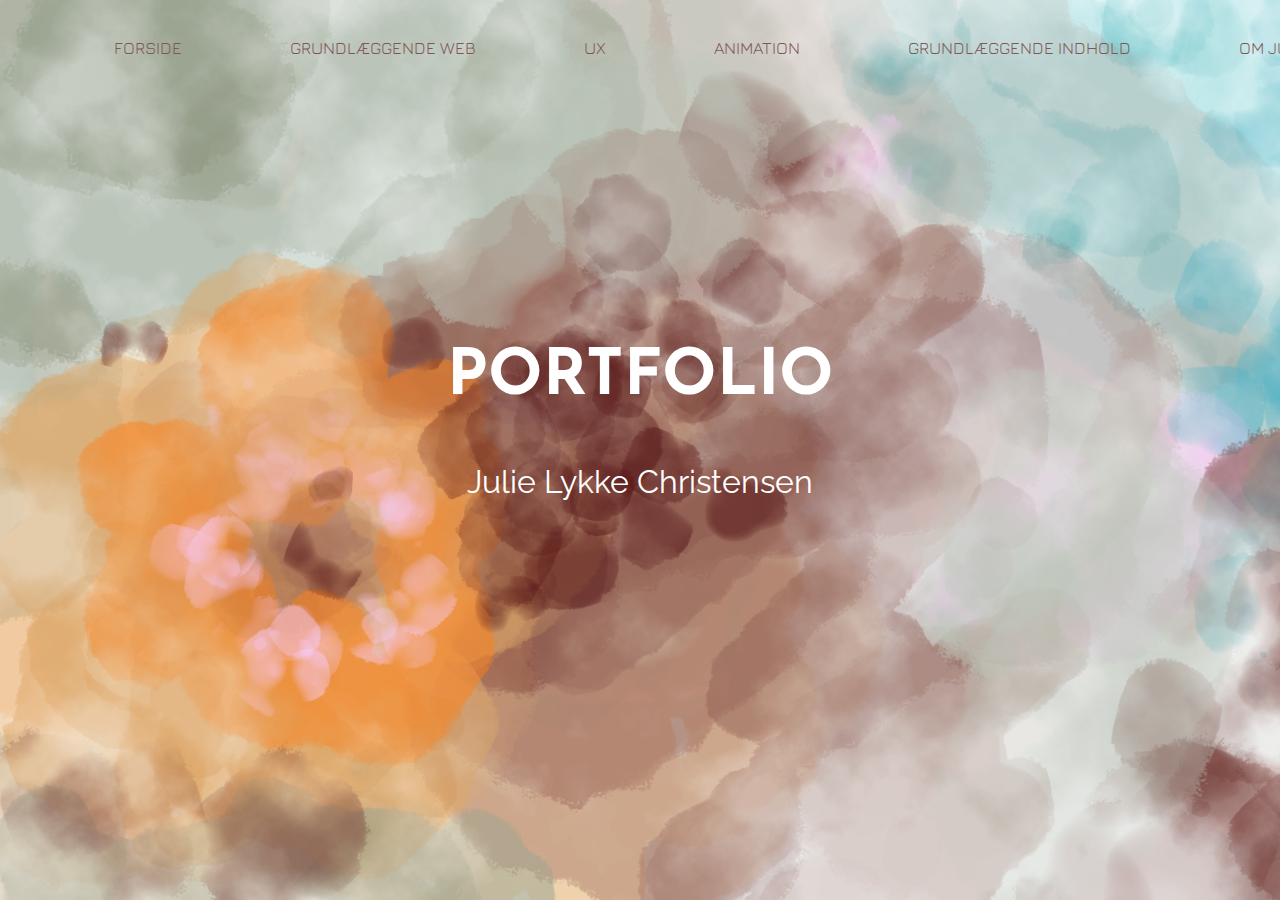
<file: index.html>
<!DOCTYPE html>
<html lang="da">

<head>
    <meta charset="utf-8">
    <meta name="viewport" content="width=device-width, initial-scale=1.0">
    <title>Portfolio Eksamen</title>
    <link rel="stylesheet" href="style.css">
    <link rel="preconnect" href="https://fonts.gstatic.com">
    <link href="https://fonts.googleapis.com/css2?family=Antic&family=Josefin+Sans&family=Jura:wght@700&display=swap" rel="stylesheet">
    <link rel="preconnect" href="https://fonts.gstatic.com">
    <link href="https://fonts.googleapis.com/css2?family=Abel&display=swap" rel="stylesheet">
    <link rel="preconnect" href="https://fonts.gstatic.com">
    <link href="https://fonts.googleapis.com/css2?family=Mulish:wght@500&family=Raleway:wght@200&display=swap" rel="stylesheet">
</head>

<body>
    <header>
        <nav>
            <div id="menuknap" onclick="burgerMenu(this)">
                <div class="bar1"></div>
                <div class="bar2"></div>
                <div class="bar3"></div>
            </div>
            <ul id="menuItems" class="hidden" onclick="zIndex()">
                <li><a href="index.html">Forside</a></li>
                <li><a href="web.html">Grundlæggende web</a></li>
                <li><a href="UX.html">UX</a></li>
                <li><a href="animation.html">Animation</a></li>
                <li><a href="gi.html">Grundlæggende indhold</a></li>
                <li><a href="om_mig.html">Om Julie</a></li>
            </ul>
        </nav>
    </header>

    <section id="first_sectionlanding">

        <div class="section_wrapper">
            <h1>PORTFOLIO</h1>
            <p id="forsidetekst">Julie Lykke Christensen</p>
        </div>
    </section>

    <script src="script.js"></script>
</body></html>
</file>
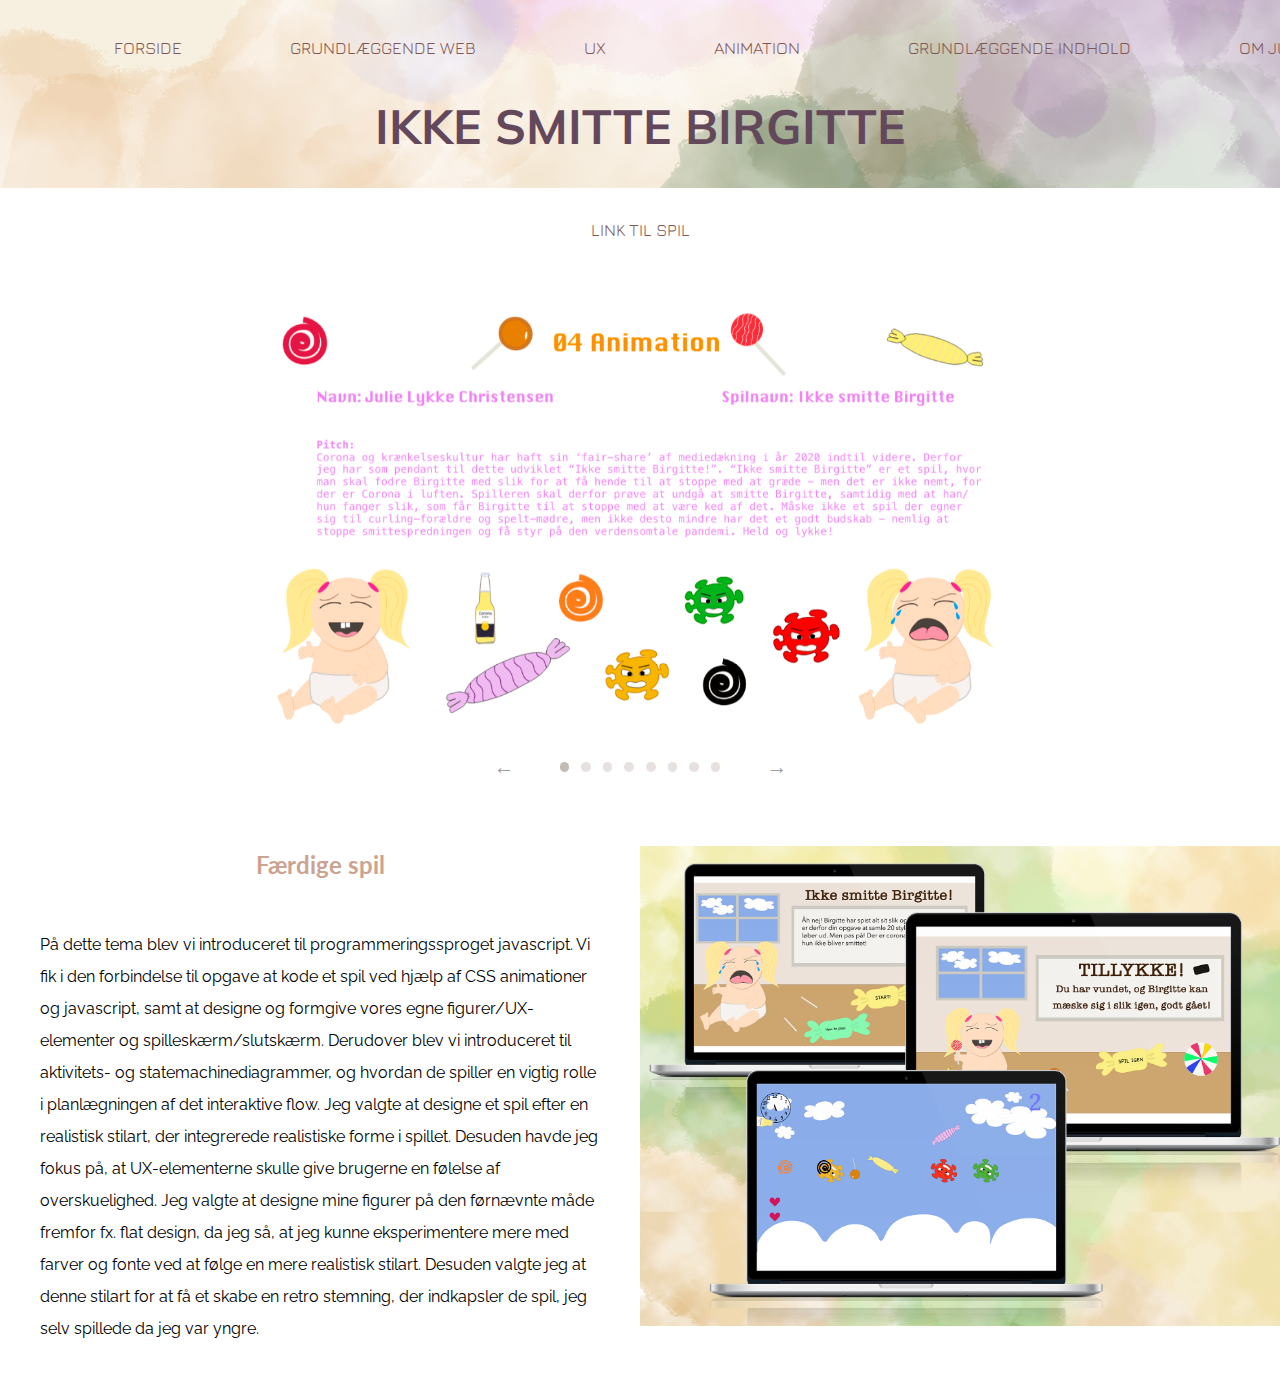
<file: animation.html>
<!DOCTYPE html>
<html lang="da">

<head>
    <meta charset="utf-8">
    <meta name="viewport" content="width=device-width, initial-scale=1.0">
    <title>Animation</title>
    <link rel="stylesheet" href="style.css">
    <link rel="preconnect" href="https://fonts.gstatic.com">
    <link href="https://fonts.googleapis.com/css2?family=Antic&family=Josefin+Sans&family=Jura:wght@700&display=swap" rel="stylesheet">
    <link rel="preconnect" href="https://fonts.gstatic.com">
    <link href="https://fonts.googleapis.com/css2?family=Abel&display=swap" rel="stylesheet">
    <link rel="preconnect" href="https://fonts.gstatic.com">
    <link href="https://fonts.googleapis.com/css2?family=Mulish:wght@500&family=Raleway:wght@200&display=swap" rel="stylesheet">
    <link rel="preconnect" href="https://fonts.gstatic.com">
    <link href="https://fonts.googleapis.com/css2?family=Lato:wght@300&display=swap" rel="stylesheet">
</head>

<body>
    <header>
        <nav>
            <div id="menuknap" onclick="burgerMenu(this)">
                <div class="bar1"></div>
                <div class="bar2"></div>
                <div class="bar3"></div>
            </div>
            <ul id="menuItems" class="hidden" onclick="zIndex()">
                <li><a href="index.html">Forside</a></li>
                <li><a href="web.html">Grundlæggende web</a></li>
                <li><a href="UX.html">UX</a></li>
                <li><a href="animation.html">Animation</a></li>
                <li><a href="gi.html">Grundlæggende indhold</a></li>
                <li><a href="om_mig.html">Om Julie</a></li>
            </ul>
        </nav>
    </header>
    <h2 id="animationoverskrift">IKKE SMITTE BIRGITTE</h2>
    <main>
        <section id="firstani_section">
            <a id="link" href="http://julielykkechristensen.dk/kea/04_animation/spil/index.html" target="_blank" rel="noopener noreferrer">Link til spil</a>
        </section>

        <section id="secondani_section">

            <div class="row">
                <div id="galleri">

                    <img id="image1" class="imgSlide" src="animationbilleder/asset1.png" alt="">
                    <img id="image2" class="imgSlide" src="animationbilleder/asset2.png" alt="">
                    <img id="image3" class="imgSlide" src="animationbilleder/asset3.png" alt="">
                    <img id="image4" class="imgSlide" src="animationbilleder/asset4.png" alt="">
                    <img id="image5" class="imgSlide" src="animationbilleder/asset5.png" alt="">
                    <img id="image6" class="imgSlide" src="animationbilleder/asset6.png" alt="">
                    <img id="image7" class="imgSlide" src="animationbilleder/asset7.png" alt="">
                    <img id="image8" class="imgSlide" src="animationbilleder/asset8.png" alt="">
                </div>

                <div id="imageControls">
                    <div id="prev_button" class="button"> &larr; </div>
                    <div id="dot1" class="dot activeDot"></div>
                    <div id="dot2" class="dot"></div>
                    <div id="dot3" class="dot"></div>
                    <div id="dot4" class="dot"></div>
                    <div id="dot5" class="dot"></div>
                    <div id="dot6" class="dot"></div>
                    <div id="dot7" class="dot"></div>
                    <div id="dot8" class="dot"></div>
                    <div id="next_button" class="button"> &rarr; </div>
                </div>
            </div>
        </section>

        <section id="thirdani_section">
            <div class="anitekst">
                <h3>Færdige spil</h3>
                <p>På dette tema blev vi introduceret til programmeringssproget javascript. Vi fik i den forbindelse til opgave at kode et spil ved hjælp af CSS animationer og javascript, samt at designe og formgive vores egne figurer/UX-elementer og spilleskærm/slutskærm. Derudover blev vi introduceret til aktivitets- og statemachinediagrammer, og hvordan de spiller en vigtig rolle i planlægningen af det interaktive flow. Jeg valgte at designe et spil efter en realistisk stilart, der integrerede realistiske forme i spillet. Desuden havde jeg fokus på, at UX-elementerne skulle give brugerne en følelse af overskuelighed. Jeg valgte at designe mine figurer på den førnævnte måde fremfor fx. flat design, da jeg så, at jeg kunne eksperimentere mere med farver og fonte ved at følge en mere realistisk stilart. Desuden valgte jeg at denne stilart for at få et skabe en retro stemning, der indkapsler de spil, jeg selv spillede da jeg var yngre.</p>
            </div>
            <div><img id="image" src="animationbilleder/trecoms.png" alt="computers"></div>
        </section>
    </main>

    <script src="script.js"></script>
    <script src="anigalleri.js"></script>
</body></html>
</file>
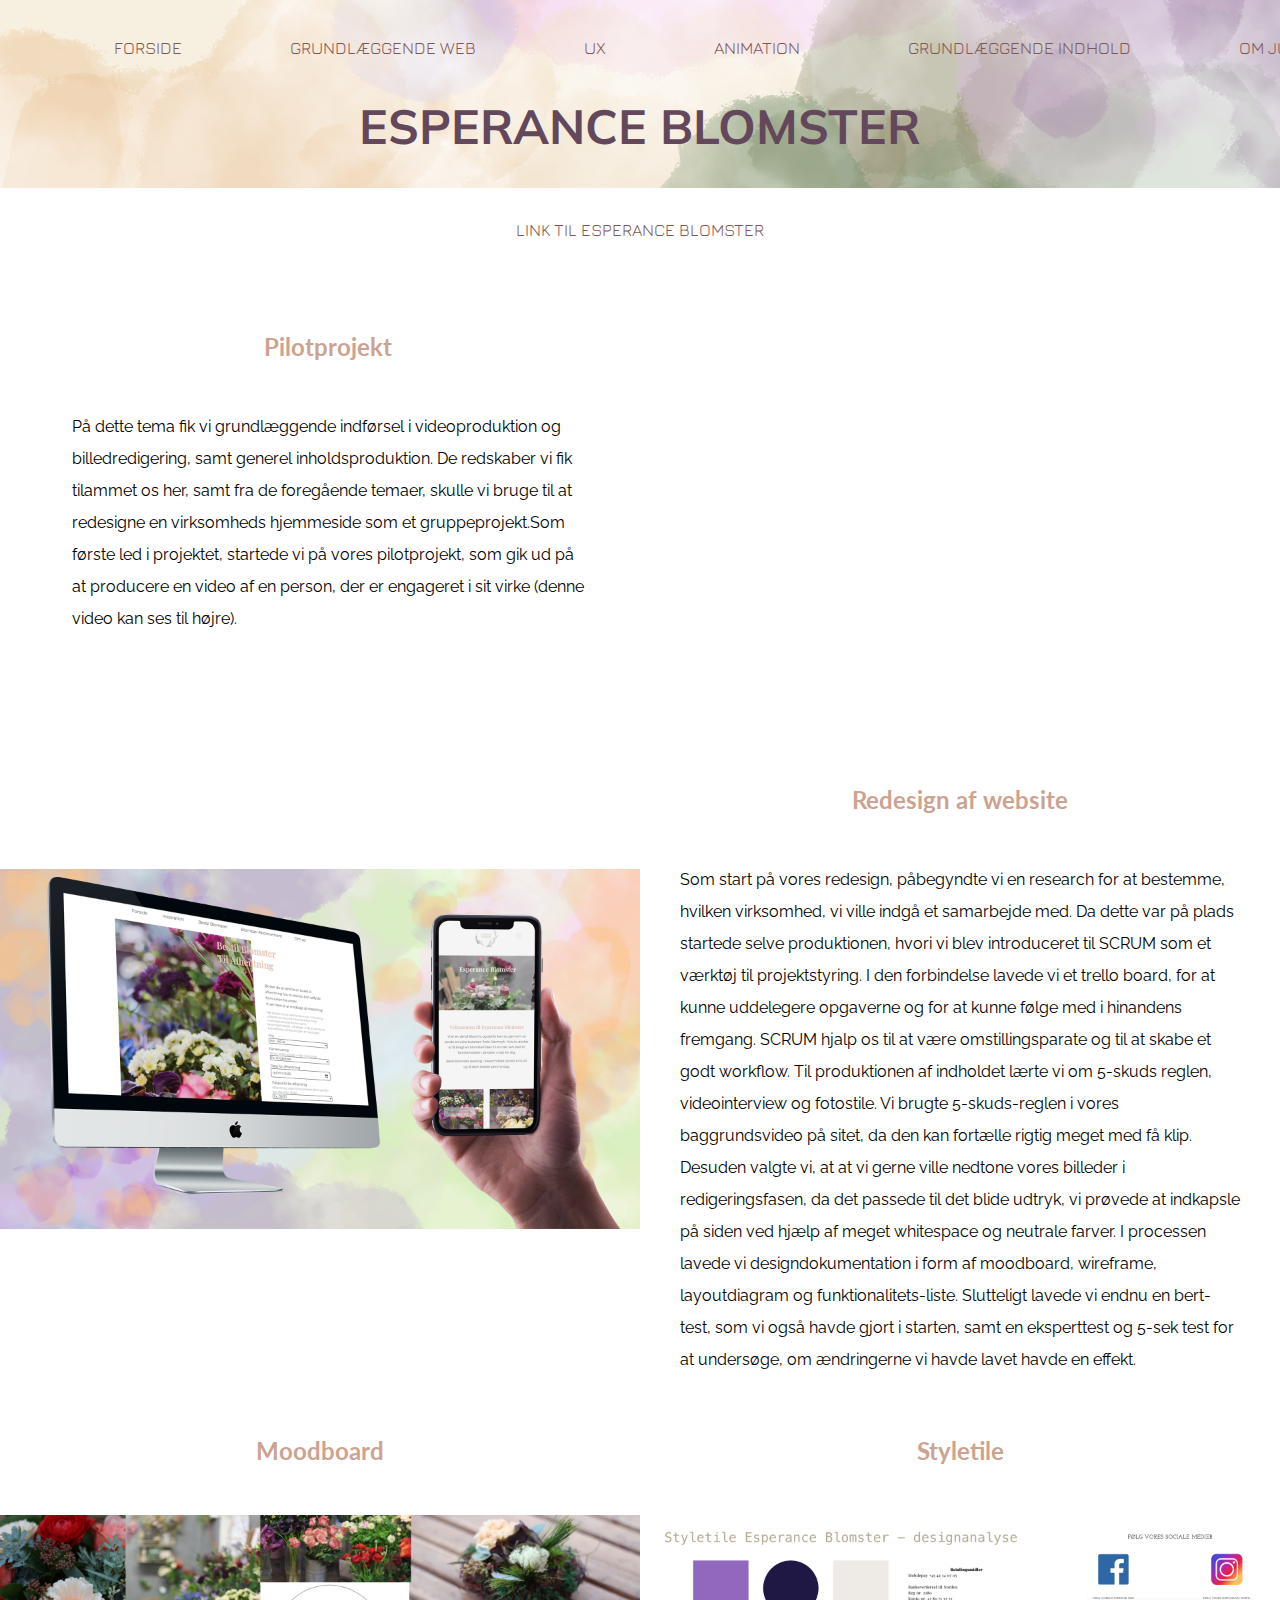
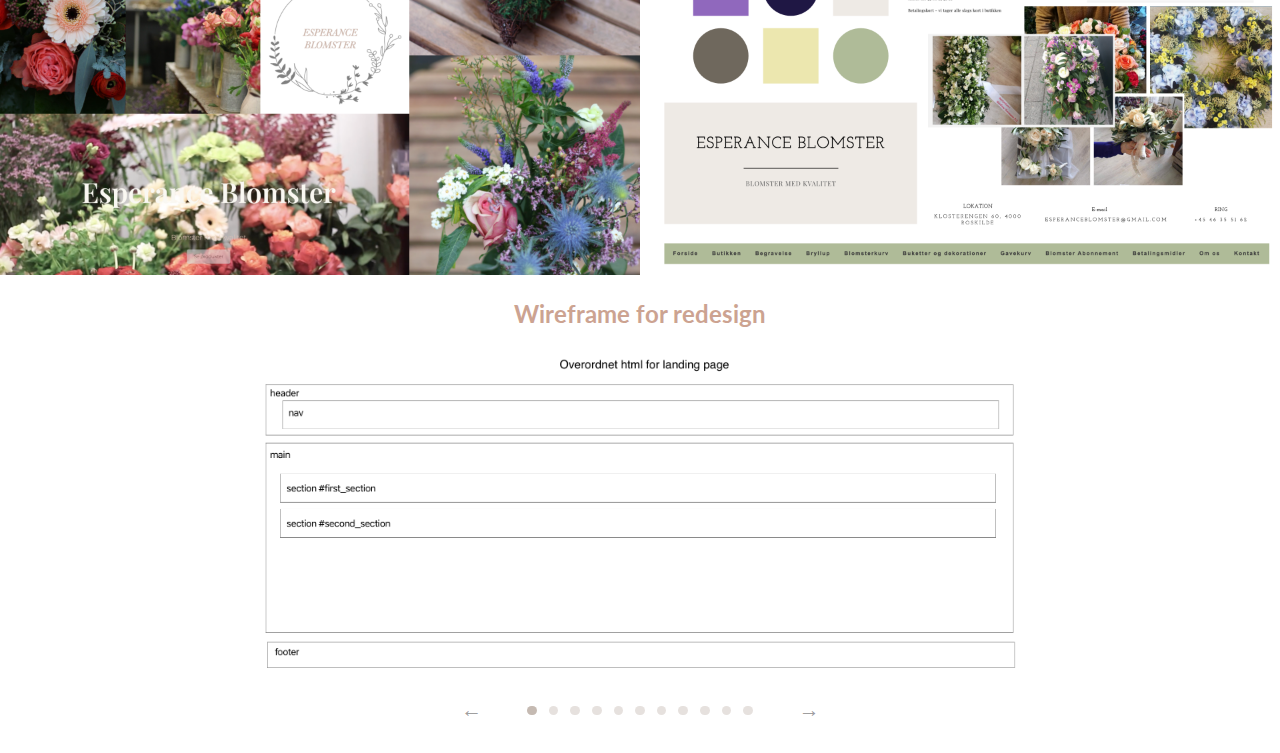
<file: gi.html>
<!DOCTYPE html>
<html lang="da">

<head>
    <meta charset="utf-8">
    <meta name="viewport" content="width=device-width, initial-scale=1.0">
    <title>Grundlæggende inhold</title>
    <link rel="stylesheet" href="style.css">
    <link rel="preconnect" href="https://fonts.gstatic.com">
    <link href="https://fonts.googleapis.com/css2?family=Antic&family=Josefin+Sans&family=Jura:wght@700&display=swap" rel="stylesheet">
    <link rel="preconnect" href="https://fonts.gstatic.com">
    <link href="https://fonts.googleapis.com/css2?family=Abel&display=swap" rel="stylesheet">
    <link rel="preconnect" href="https://fonts.gstatic.com">
    <link href="https://fonts.googleapis.com/css2?family=Mulish:wght@500&family=Raleway:wght@200&display=swap" rel="stylesheet">
    <link rel="preconnect" href="https://fonts.gstatic.com">
    <link href="https://fonts.googleapis.com/css2?family=Lato:wght@300&display=swap" rel="stylesheet">

</head>

<body>
    <header>
        <nav>
            <div id="menuknap" onclick="burgerMenu(this)">
                <div class="bar1"></div>
                <div class="bar2"></div>
                <div class="bar3"></div>
            </div>
            <ul id="menuItems" class="hidden" onclick="zIndex()">
                <li><a href="index.html">Forside</a></li>
                <li><a href="web.html">Grundlæggende web</a></li>
                <li><a href="UX.html">UX</a></li>
                <li><a href="animation.html">Animation</a></li>
                <li><a href="gi.html">Grundlæggende indhold</a></li>
                <li><a href="om_mig.html">Om Julie</a></li>
            </ul>
        </nav>
    </header>
    <h2 id="gioverskrift">ESPERANCE BLOMSTER</h2>
    <main>
        <section id="firstgi_section">
            <a id="link" href="https://esperanceblomster.netlify.app/index.html" target="_blank" rel="noopener noreferrer">Link til Esperance Blomster</a>
        </section>

        <!--        <h3>Pilotprojekt</h3>-->

        <section id="secondgi_section">

            <div class="gitext">
                <h3>Pilotprojekt</h3>
                <p>På dette tema fik vi grundlæggende indførsel i videoproduktion og billedredigering, samt generel inholdsproduktion. De redskaber vi fik tilammet os her, samt fra de foregående temaer, skulle vi bruge til at redesigne en virksomheds hjemmeside som et gruppeprojekt.Som første led i projektet, startede vi på vores pilotprojekt, som gik ud på at producere en video af en person, der er engageret i sit virke (denne video kan ses til højre). </p>
            </div>
            <div class="video">
                <iframe width="560" height="315" src="https://www.youtube.com/embed/XBEiJvz_O6Q" frameborder="0" allow="accelerometer; autoplay; clipboard-write; encrypted-media; gyroscope; picture-in-picture" allowfullscreen></iframe>
            </div>
        </section>

        <section id="thirdgi_section">
            <div id="gibilleder">
                <img id="image" src="indholdbilleder/gisammen.png" alt="prototype">
                <!--            <img id="image" src="/indholdbilleder/mockupskaerm.jpg">-->
            </div>
            <div>
                <h3>Redesign af website</h3>
                <p>Som start på vores redesign, påbegyndte vi en research for at bestemme, hvilken virksomhed, vi ville indgå et samarbejde med. Da dette var på plads startede selve produktionen, hvori vi blev introduceret til SCRUM som et værktøj til projektstyring. I den forbindelse lavede vi et trello board, for at kunne uddelegere opgaverne og for at kunne følge med i hinandens fremgang. SCRUM hjalp os til at være omstillingsparate og til at skabe et godt workflow. Til produktionen af indholdet lærte vi om 5-skuds reglen, videointerview og fotostile. Vi brugte 5-skuds-reglen i vores baggrundsvideo på sitet, da den kan fortælle rigtig meget med få klip. Desuden valgte vi, at at vi gerne ville nedtone vores billeder i redigeringsfasen, da det passede til det blide udtryk, vi prøvede at indkapsle på siden ved hjælp af meget whitespace og neutrale farver. I processen lavede vi designdokumentation i form af moodboard, wireframe, layoutdiagram og funktionalitets-liste. Slutteligt lavede vi endnu en bert-test, som vi også havde gjort i starten, samt en eksperttest og 5-sek test for at undersøge, om ændringerne vi havde lavet havde en effekt. </p>
            </div>
        </section>
        <section id="fourthgi_section">
            <div>
                <h3>Moodboard</h3>
                <img id="image" src="indholdbilleder/moodboard.png" alt="moodboard">
            </div>
            <div>
                <h3>Styletile</h3>
                <img id="image" src="indholdbilleder/styletile.png" alt="styletile">
            </div>
        </section>

        <section id="fifthgi_section">
            <h3>Wireframe for redesign</h3>
            <div class="row">
                <div id="galleri">

                    <img id="image1" class="imgSlide" src="indholdbilleder/Wireframe/Landingpage.png" alt="">
                    <img id="image2" class="imgSlide" src="indholdbilleder/Wireframe/first_sectionlandingpage.png" alt="">
                    <img id="image3" class="imgSlide" src="indholdbilleder/Wireframe/second_sectionlanding.png" alt="">
                    <img id="image4" class="imgSlide" src="indholdbilleder/Wireframe/Produkter.png" alt="">
                    <img id="image5" class="imgSlide" src="indholdbilleder/Wireframe/first_sectionprodukter.png" alt="">
                    <img id="image6" class="imgSlide" src="indholdbilleder/Wireframe/second_sectionprodukter.png" alt="">
                    <img id="image7" class="imgSlide" src="indholdbilleder/Wireframe/Produktside.png" alt="">
                    <img id="image8" class="imgSlide" src="indholdbilleder/Wireframe/first_sectionproduktsider.png" alt="">
                    <img id="image9" class="imgSlide" src="indholdbilleder/Wireframe/second_sectionproduktsider.png" alt="">
                    <img id="image10" class="imgSlide" src="indholdbilleder/Wireframe/bbosab.png" alt="">
                    <img id="image11" class="imgSlide" src="indholdbilleder/Wireframe/first_sectionbbosab.png" alt="">
                </div>

                <div id="imageControls">
                    <div id="prev_button" class="button"> &larr; </div>
                    <div id="dot1" class="dot activeDot"></div>
                    <div id="dot2" class="dot"></div>
                    <div id="dot3" class="dot"></div>
                    <div id="dot4" class="dot"></div>
                    <div id="dot5" class="dot"></div>
                    <div id="dot6" class="dot"></div>
                    <div id="dot7" class="dot"></div>
                    <div id="dot8" class="dot"></div>
                    <div id="dot9" class="dot"></div>
                    <div id="dot10" class="dot"></div>
                    <div id="dot11" class="dot"></div>
                    <div id="next_button" class="button"> &rarr; </div>
                </div>
            </div>
        </section>
    </main>
    <script src="script.js"></script>
    <script src="gigalleri.js"></script>
</body></html>
</file>
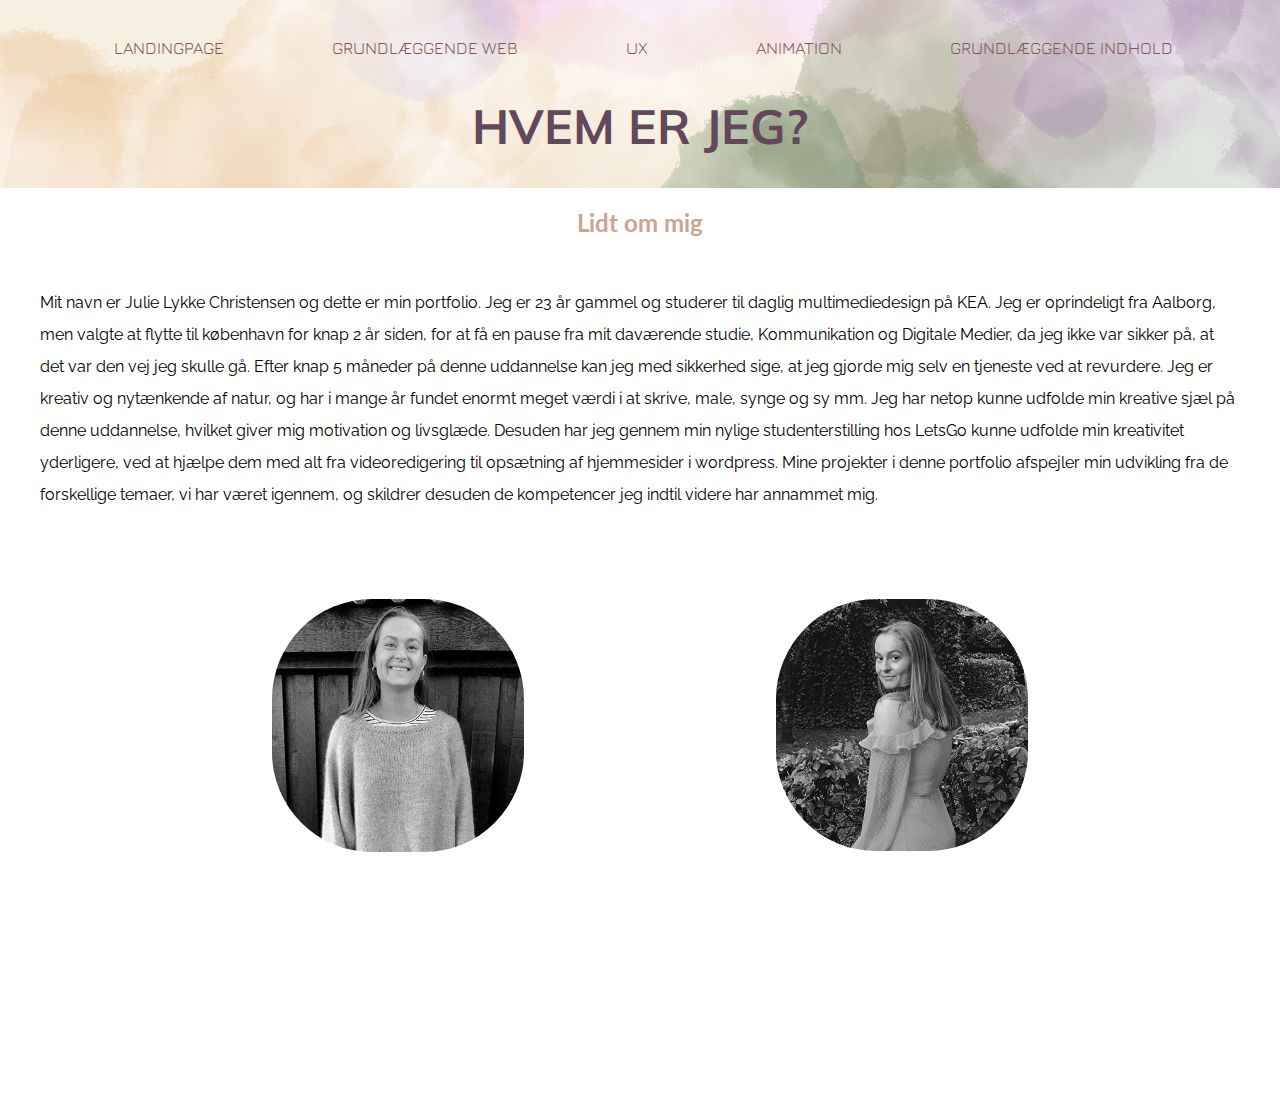
<file: om_mig.html>
<!DOCTYPE html>
<html lang="">

<head>
    <meta charset="utf-8">
    <meta name="viewport" content="width=device-width, initial-scale=1.0">
    <title>Om mig</title>
    <link rel="stylesheet" href="style.css">
    <link rel="preconnect" href="https://fonts.gstatic.com">
    <link href="https://fonts.googleapis.com/css2?family=Antic&family=Josefin+Sans&family=Jura:wght@700&display=swap" rel="stylesheet">
    <link rel="preconnect" href="https://fonts.gstatic.com">
    <link href="https://fonts.googleapis.com/css2?family=Abel&display=swap" rel="stylesheet">
    <link rel="preconnect" href="https://fonts.gstatic.com">
    <link href="https://fonts.googleapis.com/css2?family=Mulish:wght@500&family=Raleway:wght@200&display=swap" rel="stylesheet">
    <link rel="preconnect" href="https://fonts.gstatic.com">
    <link href="https://fonts.googleapis.com/css2?family=Lato:wght@300&display=swap" rel="stylesheet">
</head>

<body>
    <header>
        <nav>
            <div id="menuknap" onclick="burgerMenu(this)">
                <div class="bar1"></div>
                <div class="bar2"></div>
                <div class="bar3"></div>
            </div>
            <ul id="menuItems" class="hidden" onclick="zIndex()">
                <li><a href="index.html">Landingpage</a></li>
                <li><a href="web.html">Grundlæggende web</a></li>
                <li><a href="UX.html">UX</a></li>
                <li><a href="animation.html">Animation</a></li>
                <li><a href="gi.html">Grundlæggende indhold</a></li>
                <li><a href="om_mig.html">Om Julie</a></li>
            </ul>
        </nav>
    </header>

    <h2 id="ommigoverskrift">HVEM ER JEG?</h2>
    <main>
        <section id="secondsection_julie">
            <div class="section_wrapper">
                <div class="om_mig">
                    <h3>Lidt om mig</h3>
                    <p>Mit navn er Julie Lykke Christensen og dette er min portfolio. Jeg er 23 år gammel og studerer til daglig multimediedesign på KEA. Jeg er oprindeligt fra Aalborg, men valgte at flytte til københavn for knap 2 år siden, for at få en pause fra mit daværende studie, Kommunikation og Digitale Medier, da jeg ikke var sikker på, at det var den vej jeg skulle gå. Efter knap 5 måneder på denne uddannelse kan jeg med sikkerhed sige, at jeg gjorde mig selv en tjeneste ved at revurdere. Jeg er kreativ og nytænkende af natur, og har i mange år fundet enormt meget værdi i at skrive, male, synge og sy mm. Jeg har netop kunne udfolde min kreative sjæl på denne uddannelse, hvilket giver mig motivation og livsglæde. Desuden har jeg gennem min nylige studenterstilling hos LetsGo kunne udfolde min kreativitet yderligere, ved at hjælpe dem med alt fra videoredigering til opsætning af hjemmesider i wordpress. Mine projekter i denne portfolio afspejler min udvikling fra de forskellige temaer, vi har været igennem, og skildrer desuden de kompetencer jeg indtil videre har annammet mig. </p>
                </div>
                <div class="billeder">
                    <img id="image15" src="migbilleder/mig1.jpg" class="juliebillede1" alt="julie">
                    <img id="image15" src="migbilleder/mig2.jpg" class="juliebillede2" alt="juliesmiler">
                </div>

            </div>
        </section>
    </main>
    <script src="script.js"></script>
</body></html>
</file>
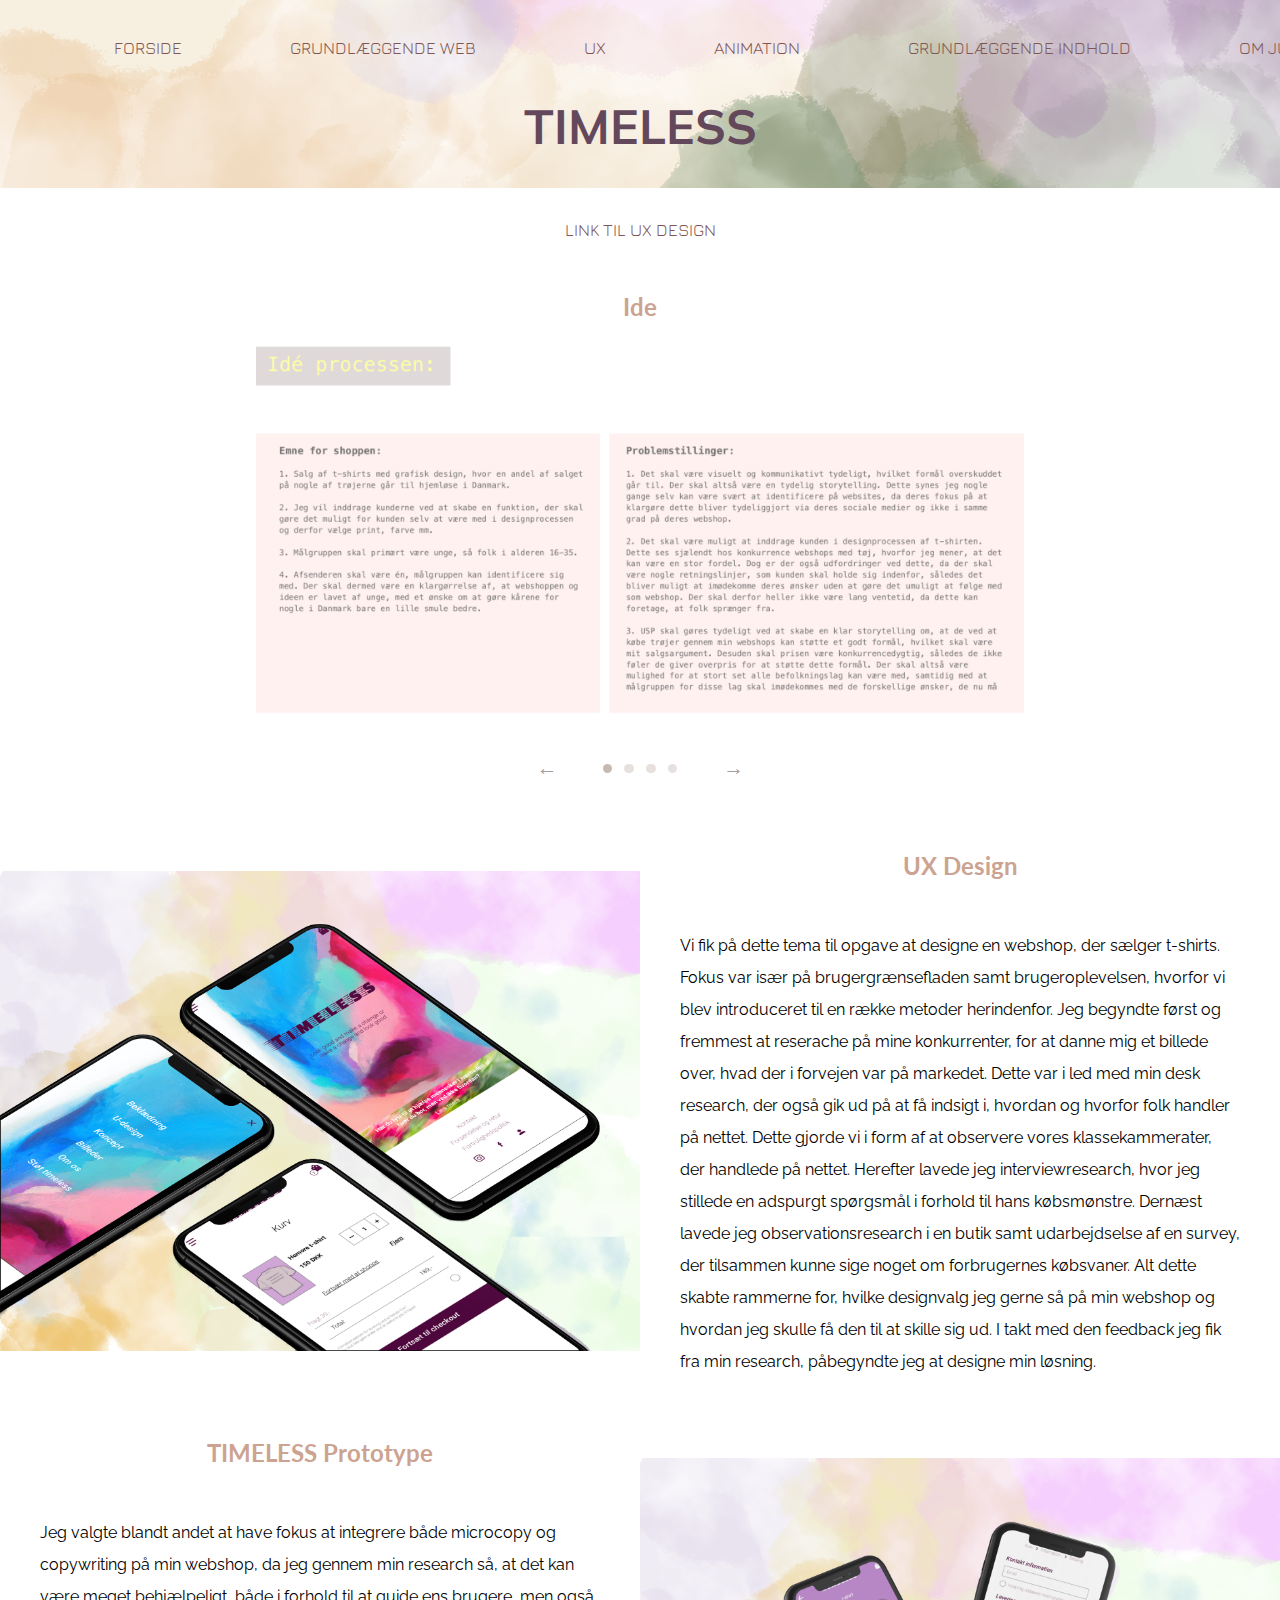
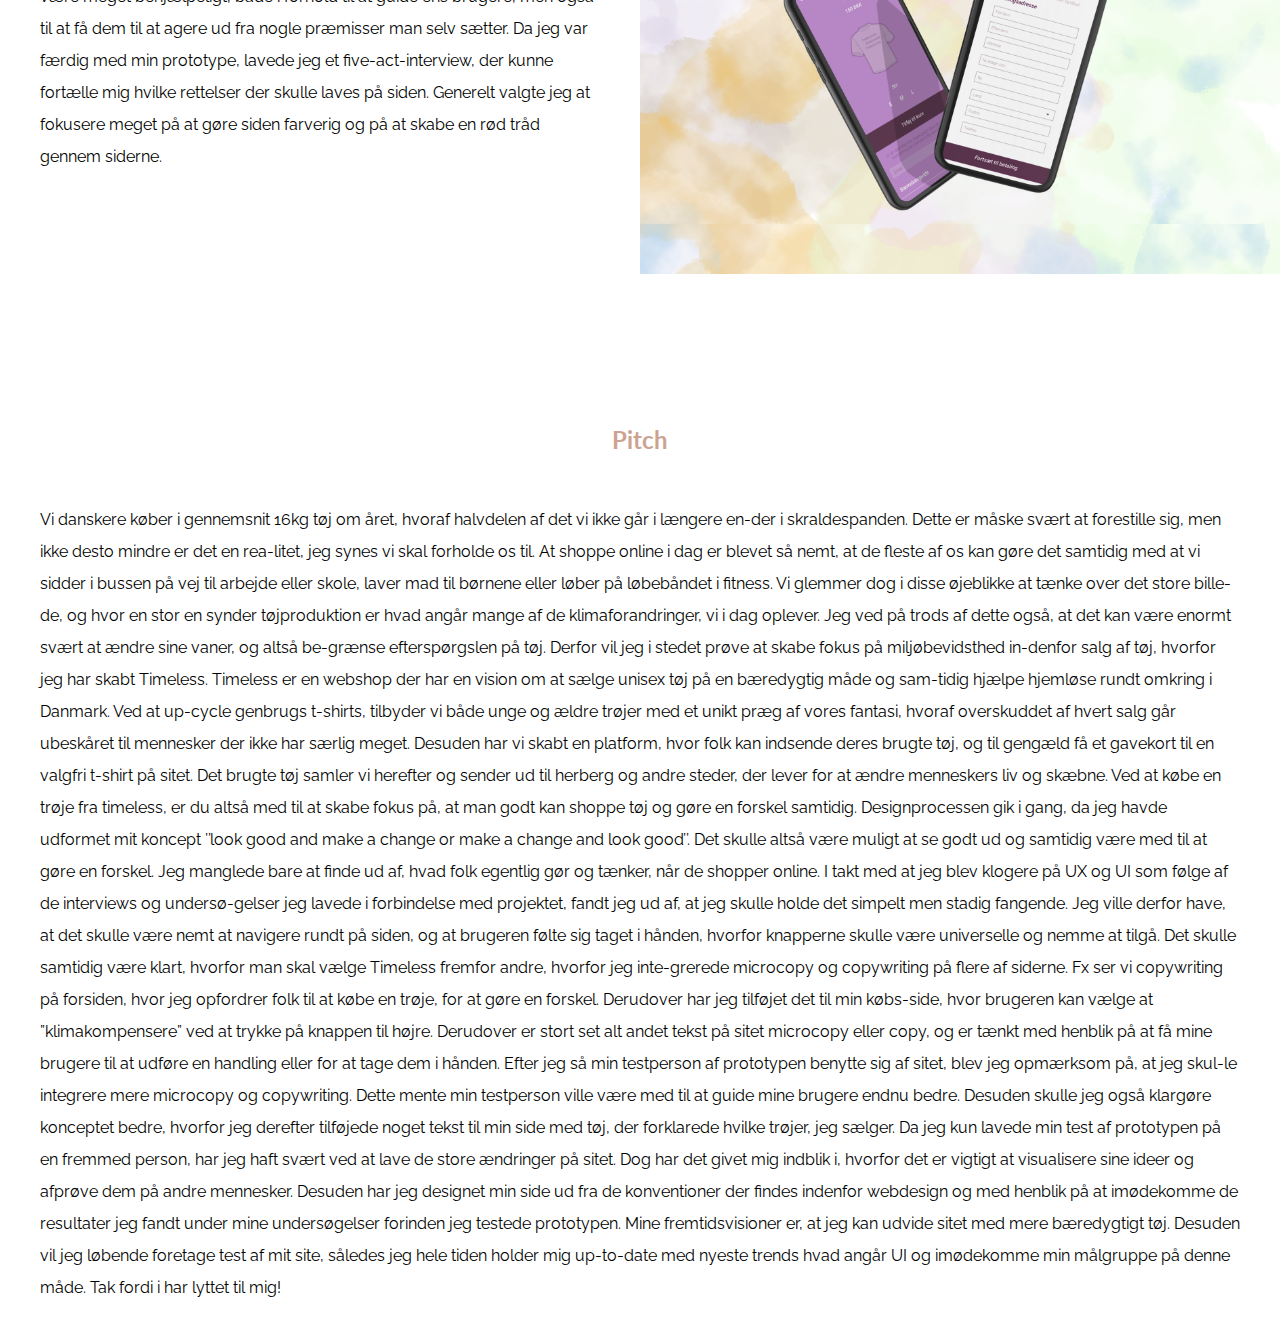
<file: UX.html>
<!DOCTYPE html>
<html lang="da">

<head>
    <meta charset="utf-8">
    <meta name="viewport" content="width=device-width, initial-scale=1.0">
    <title>UX</title>
    <link rel="stylesheet" href="style.css">
    <link rel="preconnect" href="https://fonts.gstatic.com">
    <link href="https://fonts.googleapis.com/css2?family=Antic&family=Josefin+Sans&family=Jura:wght@700&display=swap" rel="stylesheet">
    <link rel="preconnect" href="https://fonts.gstatic.com">
    <link href="https://fonts.googleapis.com/css2?family=Abel&display=swap" rel="stylesheet">
    <link rel="preconnect" href="https://fonts.gstatic.com">
    <link href="https://fonts.googleapis.com/css2?family=Mulish:wght@500&family=Raleway:wght@200&display=swap" rel="stylesheet">
    <link rel="preconnect" href="https://fonts.gstatic.com">
    <link href="https://fonts.googleapis.com/css2?family=Lato:wght@300&display=swap" rel="stylesheet">
</head>

<body>
    <header>
        <nav>
            <div id="menuknap" onclick="burgerMenu(this)">
                <div class="bar1"></div>
                <div class="bar2"></div>
                <div class="bar3"></div>
            </div>
            <ul id="menuItems" class="hidden" onclick="zIndex()">
                <li><a href="index.html">Forside</a></li>
                <li><a href="web.html">Grundlæggende web</a></li>
                <li><a href="UX.html">UX</a></li>
                <li><a href="animation.html">Animation</a></li>
                <li><a href="gi.html">Grundlæggende indhold</a></li>
                <li><a href="om_mig.html">Om Julie</a></li>
            </ul>
        </nav>
    </header>
    <h2 id="uxoverskrift">TIMELESS</h2>
    <main>
        <section id="firstux_section">
            <a id="link" href="https://xd.adobe.com/view/f0247da9-3652-4f13-9ba1-c940cfd2ce83-a577/?fullscreen" target="_blank" rel="noopener noreferrer">Link til UX design</a>
        </section>

        <h3>Ide</h3>

        <section id="secondux_section">

            <div class="row">
                <div id="galleri">
                    <img id="image1" class="imgSlide" src="uxbilleder/ide1.png" alt="">
                    <img id="image2" class="imgSlide" src="uxbilleder/ide2.png" alt="">
                    <img id="image3" class="imgSlide" src="uxbilleder/ide3.png" alt="">
                    <img id="image4" class="imgSlide" src="uxbilleder/ide4.png" alt="">
                </div>

                <div id="imageControls">
                    <div id="prev_button" class="button"> &larr; </div>
                    <div id="dot1" class="dot activeDot"></div>
                    <div id="dot2" class="dot"></div>
                    <div id="dot3" class="dot"></div>
                    <div id="dot4" class="dot"></div>
                    <div id="next_button" class="button"> &rarr; </div>
                </div>
            </div>
        </section>


        <section id="thirdux_section">
            <div class="iphonebillede">
                <img id="image" src="uxbilleder/trephones.png" alt="iphonesbillede">
            </div>
            <div class="uxtekst">
                <h3>UX Design</h3>
                <p>Vi fik på dette tema til opgave at designe en webshop, der sælger t-shirts. Fokus var især på brugergrænsefladen samt brugeroplevelsen, hvorfor vi blev introduceret til en række metoder herindenfor. Jeg begyndte først og fremmest at reserache på mine konkurrenter, for at danne mig et billede over, hvad der i forvejen var på markedet. Dette var i led med min desk research, der også gik ud på at få indsigt i, hvordan og hvorfor folk handler på nettet. Dette gjorde vi i form af at observere vores klassekammerater, der handlede på nettet. Herefter lavede jeg interviewresearch, hvor jeg stillede en adspurgt spørgsmål i forhold til hans købsmønstre. Dernæst lavede jeg observationsresearch i en butik samt udarbejdselse af en survey, der tilsammen kunne sige noget om forbrugernes købsvaner. Alt dette skabte rammerne for, hvilke designvalg jeg gerne så på min webshop og hvordan jeg skulle få den til at skille sig ud. I takt med den feedback jeg fik fra min research, påbegyndte jeg at designe min løsning.</p>
            </div>
            <div class="uxtext">
                <h3>TIMELESS Prototype</h3>
                <p>Jeg valgte blandt andet at have fokus at integrere både microcopy og copywriting på min webshop, da jeg gennem min research så, at det kan være meget behjælpeligt, både i forhold til at guide ens brugere, men også til at få dem til at agere ud fra nogle præmisser man selv sætter. Da jeg var færdig med min prototype, lavede jeg et five-act-interview, der kunne fortælle mig hvilke rettelser der skulle laves på siden. Generelt valgte jeg at fokusere meget på at gøre siden farverig og på at skabe en rød tråd gennem siderne. </p>
            </div>
            <div class="iphonebillede2">
                <img id="image" src="uxbilleder/tophones.png" alt="iphonebillede">
            </div>
        </section>

        <section id="fourthux_section">
            <h3>Pitch</h3>
            <p>Vi danskere køber i gennemsnit 16kg tøj om året, hvoraf halvdelen af det vi ikke går i længere en-der i skraldespanden. Dette er måske svært at forestille sig, men ikke desto mindre er det en rea-litet, jeg synes vi skal forholde os til. At shoppe online i dag er blevet så nemt, at de fleste af os kan gøre det samtidig med at vi sidder i bussen på vej til arbejde eller skole, laver mad til børnene eller løber på løbebåndet i fitness. Vi glemmer dog i disse øjeblikke at tænke over det store bille-de, og hvor en stor en synder tøjproduktion er hvad angår mange af de klimaforandringer, vi i dag oplever.

                Jeg ved på trods af dette også, at det kan være enormt svært at ændre sine vaner, og altså be-grænse efterspørgslen på tøj. Derfor vil jeg i stedet prøve at skabe fokus på miljøbevidsthed in-denfor salg af tøj, hvorfor jeg har skabt Timeless.

                Timeless er en webshop der har en vision om at sælge unisex tøj på en bæredygtig måde og sam-tidig hjælpe hjemløse rundt omkring i Danmark.
                Ved at up-cycle genbrugs t-shirts, tilbyder vi både unge og ældre trøjer med et unikt præg af vores fantasi, hvoraf overskuddet af hvert salg går ubeskåret til mennesker der ikke har særlig meget. Desuden har vi skabt en platform, hvor folk kan indsende deres brugte tøj, og til gengæld få et gavekort til en valgfri t-shirt på sitet. Det brugte tøj samler vi herefter og sender ud til herberg og andre steder, der lever for at ændre menneskers liv og skæbne. Ved at købe en trøje fra timeless, er du altså med til at skabe fokus på, at man godt kan shoppe tøj og gøre en forskel samtidig.

                Designprocessen gik i gang, da jeg havde udformet mit koncept ’’look good and make a change or make a change and look good’’. Det skulle altså være muligt at se godt ud og samtidig være med til at gøre en forskel. Jeg manglede bare at finde ud af, hvad folk egentlig gør og tænker, når de shopper online. I takt med at jeg blev klogere på UX og UI som følge af de interviews og undersø-gelser jeg lavede i forbindelse med projektet, fandt jeg ud af, at jeg skulle holde det simpelt men stadig fangende. Jeg ville derfor have, at det skulle være nemt at navigere rundt på siden, og at brugeren følte sig taget i hånden, hvorfor knapperne skulle være universelle og nemme at tilgå. Det skulle samtidig være klart, hvorfor man skal vælge Timeless fremfor andre, hvorfor jeg inte-grerede microcopy og copywriting på flere af siderne. Fx ser vi copywriting på forsiden, hvor jeg opfordrer folk til at købe en trøje, for at gøre en forskel. Derudover har jeg tilføjet det til min købs-side, hvor brugeren kan vælge at ”klimakompensere” ved at trykke på knappen til højre. Derudover er stort set alt andet tekst på sitet microcopy eller copy, og er tænkt med henblik på at få mine brugere til at udføre en handling eller for at tage dem i hånden.

                Efter jeg så min testperson af prototypen benytte sig af sitet, blev jeg opmærksom på, at jeg skul-le integrere mere microcopy og copywriting. Dette mente min testperson ville være med til at guide mine brugere endnu bedre. Desuden skulle jeg også klargøre konceptet bedre, hvorfor jeg derefter tilføjede noget tekst til min side med tøj, der forklarede hvilke trøjer, jeg sælger. Da jeg kun lavede min test af prototypen på en fremmed person, har jeg haft svært ved at lave de store ændringer på sitet. Dog har det givet mig indblik i, hvorfor det er vigtigt at visualisere sine ideer og afprøve dem på andre mennesker. Desuden har jeg designet min side ud fra de konventioner der findes indenfor webdesign og med henblik på at imødekomme de resultater jeg fandt under mine undersøgelser forinden jeg testede prototypen. Mine fremtidsvisioner er, at jeg kan udvide sitet med mere bæredygtigt tøj. Desuden vil jeg løbende foretage test af mit site, således jeg hele tiden holder mig up-to-date med nyeste trends hvad angår UI og imødekomme min målgruppe på denne måde.

                Tak fordi i har lyttet til mig!
            </p>
        </section>
    </main>
    <script src="script.js"></script>
    <script src="uxgalleri.js"></script>
</body></html>
</file>
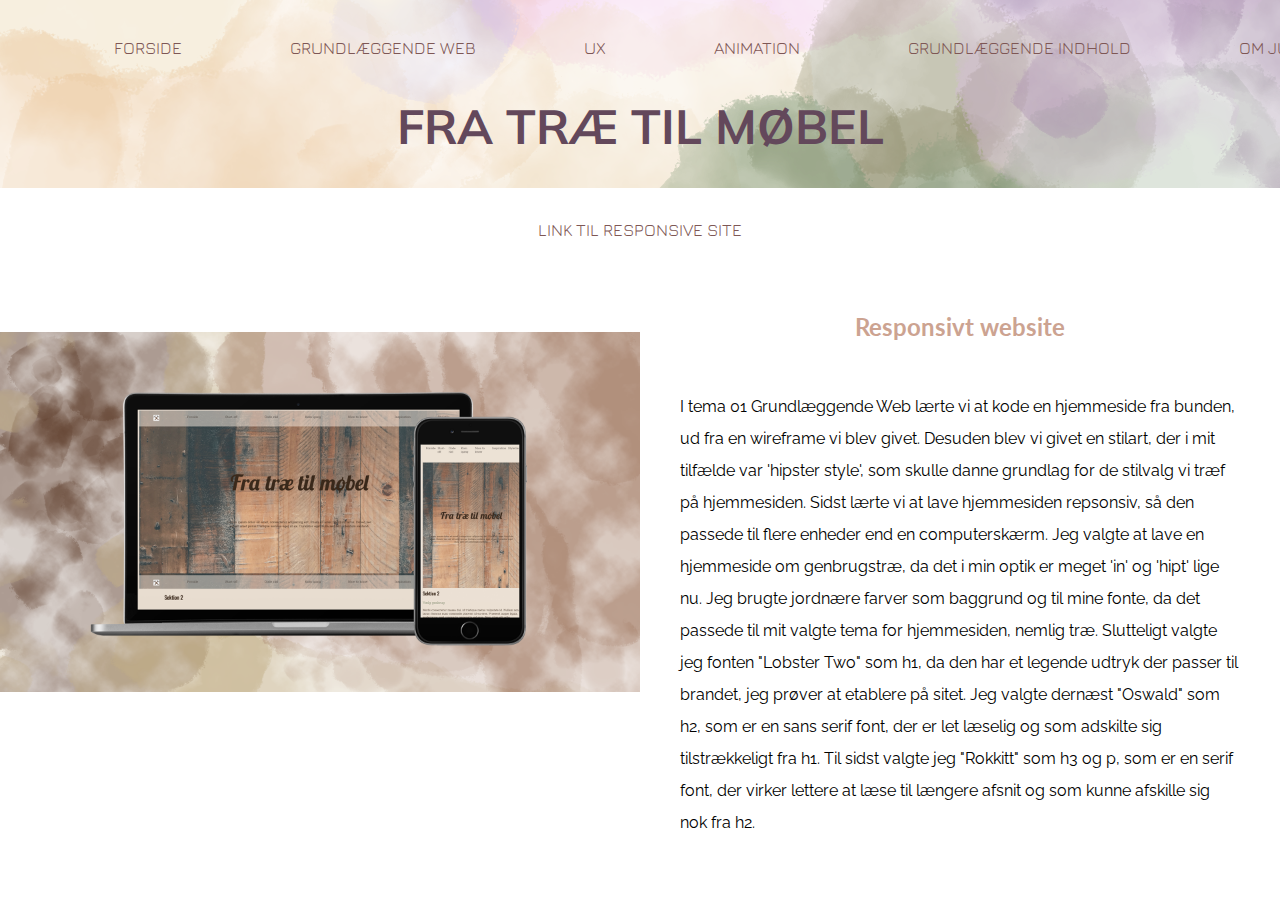
<file: web.html>
<!DOCTYPE html>
<html lang="">

<head>
    <meta charset="utf-8">
    <meta name="viewport" content="width=device-width, initial-scale=1.0">
    <title>UX</title>
    <link rel="stylesheet" href="style.css">
    <link rel="preconnect" href="https://fonts.gstatic.com">
    <link href="https://fonts.googleapis.com/css2?family=Antic&family=Josefin+Sans&family=Jura:wght@700&display=swap" rel="stylesheet">
    <link rel="preconnect" href="https://fonts.gstatic.com">
    <link href="https://fonts.googleapis.com/css2?family=Abel&display=swap" rel="stylesheet">
    <link rel="preconnect" href="https://fonts.gstatic.com">
    <link href="https://fonts.googleapis.com/css2?family=Mulish:wght@500&family=Raleway:wght@200&display=swap" rel="stylesheet">
    <link rel="preconnect" href="https://fonts.gstatic.com">
    <link href="https://fonts.googleapis.com/css2?family=Lato:wght@300&display=swap" rel="stylesheet">
</head>

<body>
    <header>
        <nav>
            <div id="menuknap" onclick="burgerMenu(this)">
                <div class="bar1"></div>
                <div class="bar2"></div>
                <div class="bar3"></div>
            </div>
            <ul id="menuItems" class="hidden" onclick="zIndex()">
                <li><a href="index.html">Forside</a></li>
                <li><a href="web.html">Grundlæggende web</a></li>
                <li><a href="UX.html">UX</a></li>
                <li><a href="animation.html">Animation</a></li>
                <li><a href="gi.html">Grundlæggende indhold</a></li>
                <li><a href="om_mig.html">Om Julie</a></li>
            </ul>
        </nav>
    </header>
    <h2 id="weboverskrift">FRA TRÆ TIL MØBEL</h2>
    <main>
        <section id="firstweb_section">
            <a id="link" href=" http://julielykkechristensen.dk/kea/02_web/04_responsive/responsive_site_v2/index.html" target="_blank" rel="noopener noreferrer">Link til responsive site</a>
        </section>


        <section id="secondweb_section">
            <div class="webbillede">
                <img id="image" src="webbilleder/tema1.png" alt="computer">
            </div>
            <div class="webtekst">
                <h3>Responsivt website</h3>
                <p>I tema 01 Grundlæggende Web lærte vi at kode en hjemmeside fra bunden, ud fra en wireframe vi blev givet. Desuden blev vi givet en stilart, der i mit tilfælde var 'hipster style', som skulle danne grundlag for de stilvalg vi træf på hjemmesiden. Sidst lærte vi at lave hjemmesiden repsonsiv, så den passede til flere enheder end en computerskærm. Jeg valgte at lave en hjemmeside om genbrugstræ, da det i min optik er meget 'in' og 'hipt' lige nu. Jeg brugte jordnære farver som baggrund og til mine fonte, da det passede til mit valgte tema for hjemmesiden, nemlig træ. Slutteligt valgte jeg fonten "Lobster Two" som h1, da den har et legende udtryk der passer til brandet, jeg prøver at etablere på sitet. Jeg valgte dernæst "Oswald" som h2, som er en sans serif font, der er let læselig og som adskilte sig tilstrækkeligt fra h1. Til sidst valgte jeg "Rokkitt" som h3 og p, som er en serif font, der virker lettere at læse til længere afsnit og som kunne afskille sig nok fra h2. </p>
            </div>
        </section>
    </main>
    <script src="script.js"></script>
</body></html>
</file>
<file: style.css>
* {
    margin: 0px;
}

#image {
    width: 100%;
    padding-top: 40px;
}

/*landingpage/overskrifte */

.pil {
    cursor: pointer;
    text-align: left;
    font-size: 2rem;
    color: #E3C6B8;
    /*color: #FDD882;*/
}

#forsidetekst {
    font-family: 'Raleway';
    color: white;
    font-size: 1.5rem;
}

h1 {
    font-family: 'Josefin Sans';
    font-size: 3rem;
    color: white;
    text-align: center;
    z-index: 2;
}

h2 {
    font-family: 'Mulish';
    font-size: 3rem;
    color: #63485B;
    text-align: center;
    padding-top: 6rem;
    padding-bottom: 2rem;
    background-image: url(menu2.png);
    background-position: left;
}

p {
    color: black;
    margin: 40px;
    font-family: 'Raleway';
    line-height: 2;
}

h3 {
    text-align: center;
    font-family: 'Lato';
    text-align: center;
    padding-top: 20px;
    padding-bottom: 10px;
    color: #CCA391;
    font-size: 1.5rem;
}

#firstux_section,
#firstani_section,
#firstweb_section,
#firstgi_section {
    text-align: center;
    padding-top: 2rem;
    padding-bottom: 2rem;
    z-index: 4;
    cursor: pointer;
}

#first_sectionlanding {
    width: 100%;
    height: 100vh;
    background-image: url(watercolor.png);
    background-size: cover;
    background-position: center;
    background-position: 4%;
}

#first_sectionlanding {
    display: grid;
    grid-template-columns: 1fr auto 1fr;
    grid-template-rows: 1fr auto 1fr;
}

#first_sectionlanding div {
    grid-column: 2/3;
    grid-row: 2/3;
    padding: 2rem;
    text-align: center;
}

.billeder {
    display: grid;
    grid-template-columns: 2fr 2fr;
    padding-left: 2rem;
}

#image15 {
    width: 90%;
    border-radius: 100px;
}


/* forside*/

/* Navigation */
nav {
    position: absolute;
    text-align: center;
}

.hidden {
    opacity: 0;
    transform: translateY(0px);
}

li {
    list-style: none;
    padding: 2vh;
    margin: 30px;
}

nav ul {
    position: absolute;
    z-index: 1;
    padding-left: 0;
    background-image: url(menu2.png);
    background-size: cover;
    background-position: right;
    width: 103%;
    height: 65vh;
    margin-top: 1vh;
}

#link {
    color: #7E5755;
}

a {
    font-size: 1rem;
    padding: 1rem;
    font-family: 'Jura';
    border-right-style: none;
    color: #7E5755;
    text-decoration: none;
}

#menuItems {
    transition: transform 0.3s;
}

#menuknap {
    cursor: pointer;
    padding-top: 20px;
    padding-left: 85vw;
}

.bar1,
.bar2,
.bar3 {
    width: 40px;
    height: 2px;
    background-color: #7E5755;
    margin: 10px;
    transition: 0.4s;
}


/* Rotate first bar */
.change .bar1 {
    -webkit-transform: rotate(-45deg) translate(-9px, 6px);
    transform: rotate(-45deg) translate(-9px, 6px);
}

/* Fade out the second bar */
.change .bar2 {
    opacity: 0;
}

/* Rotate last bar */
.change .bar3 {
    -webkit-transform: rotate(45deg) translate(-8px, -8px);
    transform: rotate(45deg) translate(-8px, -8px);
}

/* Galleri */

#image1,
#image2,
#image3,
#image4,
#image5,
#image6,
#image7,
#image8 {
    margin-left: auto;
    margin-right: auto;
    width: 100%;
}

#galleri {
    display: grid;
    grid-template-columns: 1fr;
    position: relative;
}

.imgSlide {
    grid-column: 1;
    grid-row: 1;
}

/* image controls*/
#imageControls {
    margin: 10px 0px 30px 0px;
    display: flex;
    grid-gap: 12px;
    align-items: center;
    justify-content: center;

}

/*dot indikator*/
.dot {
    flex-shrink: 0;
    width: 0.6em;
    height: 0.6em;

    background: rgba(190, 178, 169, 0.39);
    border-radius: 20px;

}

.activeDot {
    background: rgba(190, 178, 169, 0.89);
}

/*button*/
.button {
    width: 20px;
    height: 25px;
    border-radius: 4px;

    background: white;
    color: rgba(0, 0, 0, 0.40);


    font-size: 1.3em;
    cursor: pointer;
    z-index: 1;

}

.button:hover {
    background: rgba(190, 178, 169, 0.90);
    color: rgba(0, 0, 0, 0.50);

}

/*button placement*/
#next_button {
    margin-left: 30px;
    padding: 0px 2px 0px 4px;
}

#prev_button {
    margin-right: 30px;

    padding: 0px 4px 0px 2px;
}

/*for hiding images*/
.gem {
    display: none;
}


@media (min-width:600px) {

    /*forside*/
    h1 {
        font-size: 4rem;
        text-align: center;
    }

    #forsidetekst {
        font-size: 2rem;
    }

    nav ul {
        position: relative;
        background: none;
        height: 5rem;
        width: 86.5rem;
        margin: 0;
    }

    nav {
        padding-left: 60px;
    }

    #menuknap {
        display: none;
    }

    #menuItems {
        list-style: none;
        display: flex;
    }

    #menuItems.hidden {
        opacity: 1;

    }

    li {
        margin: 20px;
        font-family: 'Jura';
    }

    a {
        text-decoration: none;
        color: #7E5755;
        font-size: 17px;
        font-weight: 400;
        text-transform: uppercase;
    }

    #secondsection_julie .billeder {
        display: grid;
        grid-template-columns: 2fr 2fr;
        grid-template-rows: 1fr 1fr;
    }

    #secondsection_julie {
        display: grid;
        grid-template-rows: 2fr;
        grid-gap: 2rem;
    }

    #secondgi_section {
        display: grid;
        grid-template-columns: 1fr 1fr;
        gap: 2rem;
        padding-top: 40px;
        padding-bottom: 40px;
    }

    #thirdgi_section {
        display: grid;
        grid-template-columns: 2fr 2fr;
        padding-top: 50px;
    }

    .gitext {
        padding-left: 2rem;
    }

    #gibilleder {
        padding-top: 4rem;
    }

    .video {
        padding-top: 2rem;
    }

    #thirdux_section {
        display: grid;
        grid-template-columns: 1fr 1fr;
        grid-template-rows: 1fr 1fr;
        padding-top: 20px;
    }

    #thirdani_section {
        display: grid;
        grid-template-columns: 2fr 2fr;
        padding-top: 20px;
    }

    #thirdani_section img {
        padding-top: 1rem;
    }

    #fourthgi_section {
        display: grid;
        grid-template-columns: 1fr 1fr;
    }

    #secondweb_section {
        display: grid;
        grid-template-columns: 2fr 2fr;
        padding-top: 20px;
    }

    #image1,
    #image2,
    #image3,
    #image4,
    #image5,
    #image6,
    #image7,
    #image8,
    #image9,
    #image10,
    #image11 {
        margin-left: auto;
        margin-right: auto;
        width: 60%;
    }

    .billeder {
        padding-top: 3rem;
        padding-left: 17rem;
    }

    #image15 {
        width: 50%;
        border-radius: 100px;
    }

    .juliebillede1 {
        grid-row: 1;
        grid-column: 2;
    }

    .juliebillede2 {
        grid-row: 1;
        grid-column: 1;
    }

}
</file>
